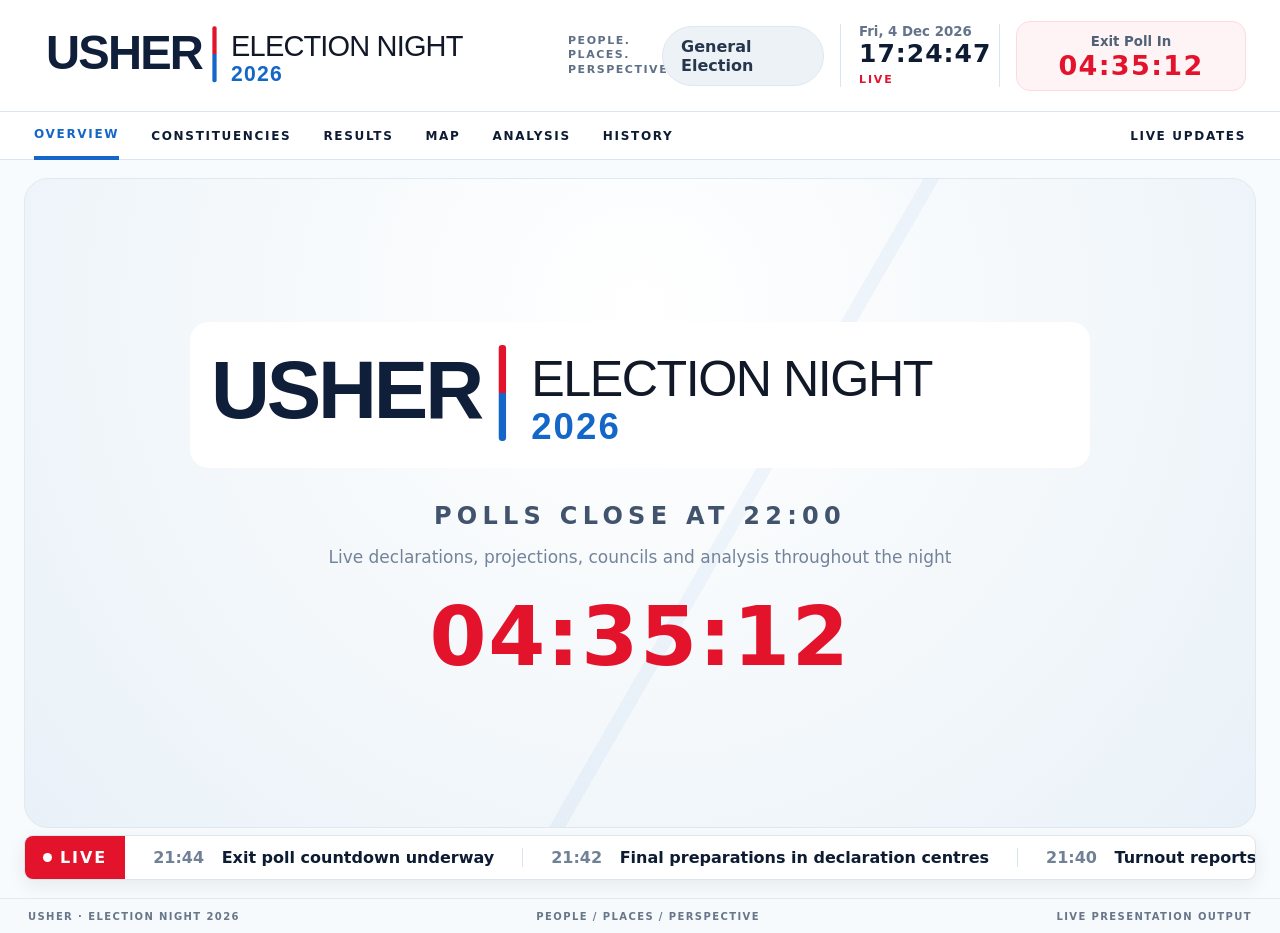
<file: index.html>
<!doctype html>
<html lang="en">

<head>

<meta charset="utf-8">

<meta
  name="viewport"
  content="width=device-width,initial-scale=1"
>

<title>
  USHER Election Night 2026
</title>

<link
  rel="icon"
  href="data:,"
>

<link
  rel="stylesheet"
  href="styles.css?v=9"
>

<style>

/* =========================================================
   HISTORY CHART V9 OVERRIDE
   ========================================================= */

.history-card{
  padding:28px;
  height:100%;
  display:flex;
  flex-direction:column;
}

.history-card h2{
  font-size:46px;
  margin:6px 0 16px;
}

.history-chart{
  height:470px;
  min-height:470px;

  display:flex;
  align-items:flex-end;

  gap:28px;

  border-left:
    2px solid #8fa0b2;

  border-bottom:
    2px solid #8fa0b2;

  padding:
    18px
    35px
    0;

  background:
    repeating-linear-gradient(
      to top,
      transparent 0,
      transparent 93px,
      rgba(88,112,139,.09) 94px
    );

  overflow:visible;
}

.history-bar-wrap{
  flex:1;

  min-width:70px;

  height:430px;

  display:flex;
  flex-direction:column;

  justify-content:flex-end;
  align-items:center;

  gap:6px;
}

.history-bar{
  width:72%;

  min-width:38px;
  max-width:105px;

  border-radius:
    4px
    4px
    0
    0;

  box-shadow:
    0
    4px
    12px
    rgba(8,30,58,.12);

  transition:
    height .35s ease;
}

.history-value{
  font-size:18px;
  font-weight:900;

  color:#071d3a;

  line-height:1;
}

.history-year{
  font-size:13px;
  font-weight:800;

  color:#66778e;

  height:auto;

  transform:none;

  margin-top:4px;
}

.history-legend{
  display:flex;

  gap:12px;

  align-items:center;

  margin-top:18px;
}

.legend-dot{
  width:12px;
  height:12px;

  border-radius:50%;
}

</style>

</head>

<body>

<div
  id="app"
  class="presentation-shell hex-bg"
>

<header class="presentation-header">

  <div class="logo-lockup">

    <img
      src="logo.svg"
      alt="USHER Election Night 2026"
    >

    <div class="micro-slogan">
      People.<br>
      Places.<br>
      Perspective.
    </div>

  </div>

  <div class="header-right">

    <div
      id="modeBadge"
      class="badge"
    >
      General Election
    </div>

    <div class="clockbox">

      <small id="todayLabel">
        Election Night
      </small>

      <strong id="liveClock">
        21:45:28
      </strong>

      <span class="live-word">
        LIVE
      </span>

    </div>

    <div class="countdown-pill">

      <small>
        Exit Poll In
      </small>

      <strong id="headerCountdown">
        00:14:32
      </strong>

    </div>

  </div>

</header>

<nav class="presentation-nav">

  <span class="active">
    Overview
  </span>

  <span>
    Constituencies
  </span>

  <span>
    Results
  </span>

  <span>
    Map
  </span>

  <span>
    Analysis
  </span>

  <span>
    History
  </span>

  <span style="margin-left:auto">
    Live updates
  </span>

</nav>

<main class="stage-wrap">

<section
  id="slide-opening"
  class="slide active"
>

  <div class="opening-slide">

    <div class="opening-inner">

      <img
        src="logo.svg"
        alt=""
      >

      <h1>
        POLLS CLOSE AT 22:00
      </h1>

      <p>
        Live declarations,
        projections,
        councils and analysis
        throughout the night
      </p>

      <div
        id="openingCountdown"
        class="opening-countdown"
      >
        00:14:32
      </div>

    </div>

  </div>

</section>


<section
  id="slide-countdown"
  class="slide"
>

  <div class="opening-slide">

    <div class="opening-inner">

      <div class="kicker">
        The decision begins in
      </div>

      <div
        id="bigCountdown"
        class="opening-countdown"
      >
        00:14:32
      </div>

      <h1>
        EXIT POLL AT 22:00
      </h1>

      <p>
        650 constituencies ·
        326 seats for a majority
      </p>

    </div>

  </div>

</section>


<section
  id="slide-exitpoll"
  class="slide"
>

  <div class="card exitpoll-card">

    <div class="exit-headline">

      <div class="exit-copy">

        <div class="kicker">
          Exit Poll
        </div>

        <h2
          id="exitHeadline"
          class="display"
        >
          HUNG PARLIAMENT
        </h2>

        <p id="exitSub">
          No party secures
          an overall majority
        </p>

      </div>

      <div
        id="partyStrip"
        class="party-strip"
      ></div>

      <div class="majority-box">

        <strong>
          650
        </strong>

        <small>
          SEATS
        </small>

        <div class="line"></div>

        <strong
          style="font-size:26px"
        >
          326
        </strong>

        <small>
          FOR A MAJORITY
        </small>

      </div>

    </div>

    <div class="exit-bottom">

      <div class="mini-map-card card">

        <h3>
          USHER MAP
        </h3>

        <div
          id="exitMap"
          class="map-grid"
        ></div>

      </div>

      <div class="analysis-card card">

        <h3>
          Exit poll analysis
        </h3>

        <div class="analysis-summary">

          <div class="analysis-stat">

            <small>
              Largest party
            </small>

            <strong id="largestParty">
              —
            </strong>

          </div>

          <div class="analysis-stat">

            <small>
              Majority status
            </small>

            <strong id="majorityStatus">
              —
            </strong>

          </div>

          <div class="analysis-stat">

            <small>
              Seats declared
            </small>

            <strong id="exitDeclared">
              0 / 650
            </strong>

          </div>

          <div class="analysis-stat">

            <small>
              Councils declared
            </small>

            <strong id="exitCouncils">
              0 / 128
            </strong>

          </div>

        </div>

        <div class="callout">
          The exit poll is a projection.
          Actual declarations replace
          projected information
          through the night.
        </div>

      </div>

    </div>

  </div>

</section>


<section
  id="slide-national"
  class="slide"
>

  <div class="national-layout">

    <div class="card national-map">

      <div class="kicker">
        National picture
      </div>

      <h2
        class="display"
        style="
          font-size:48px;
          margin:6px 0 15px
        "
      >
        650 Constituencies
      </h2>

      <div
        id="nationalMap"
        class="map-grid"
        style="height:530px"
      ></div>

    </div>

    <div class="national-right">

      <div class="card seat-totals-card">

        <div class="kicker">
          Declared seats
        </div>

        <div
          id="seatTotals"
          class="seat-totals"
        ></div>

      </div>

      <div class="card latest-card">

        <div class="kicker">
          Latest declarations
        </div>

        <h3
          style="
            font-size:27px;
            margin:7px 0 15px
          "
        >
          Results as they arrive
        </h3>

        <div
          id="latestDeclarations"
          class="latest-list"
        ></div>

      </div>

    </div>

  </div>

</section>


<section
  id="slide-seat"
  class="slide"
>

  <div
    id="seatFocus"
    class="card focus-card"
  ></div>

</section>


<section
  id="slide-council"
  class="slide"
>

  <div
    id="councilFocus"
    class="council-grid"
  ></div>

</section>


<section
  id="slide-history"
  class="slide"
>

  <div
    id="historyCard"
    class="card history-card"
  ></div>

</section>


<section
  id="slide-results"
  class="slide"
>

  <div
    id="resultsCard"
    class="card results-card"
  ></div>

</section>


<section
  id="slide-winner"
  class="slide"
>

  <div
    id="winnerCard"
    class="winner-slide"
  ></div>

</section>


<section
  id="slide-break"
  class="slide"
>

  <div class="opening-slide">

    <div class="opening-inner">

      <img
        src="logo.svg"
        alt=""
      >

      <h1>
        LIVE COVERAGE CONTINUES SHORTLY
      </h1>

      <p>
        Declarations and analysis
        resume after the break
      </p>

    </div>

  </div>

</section>


<div class="ticker">

  <div class="ticker-live">
    LIVE
  </div>

  <div
    id="tickerTrack"
    class="ticker-track"
  ></div>

</div>

</main>

<footer class="presentation-footer">

  <span>
    USHER · ELECTION NIGHT 2026
  </span>

  <span>
    People / Places / Perspective
  </span>

  <span>
    Live presentation output
  </span>

</footer>

</div>

<script src="data.js?v=9"></script>
<script src="core.js?v=9"></script>
<script src="presentation.js?v=9"></script>

</body>

</html>
</file>
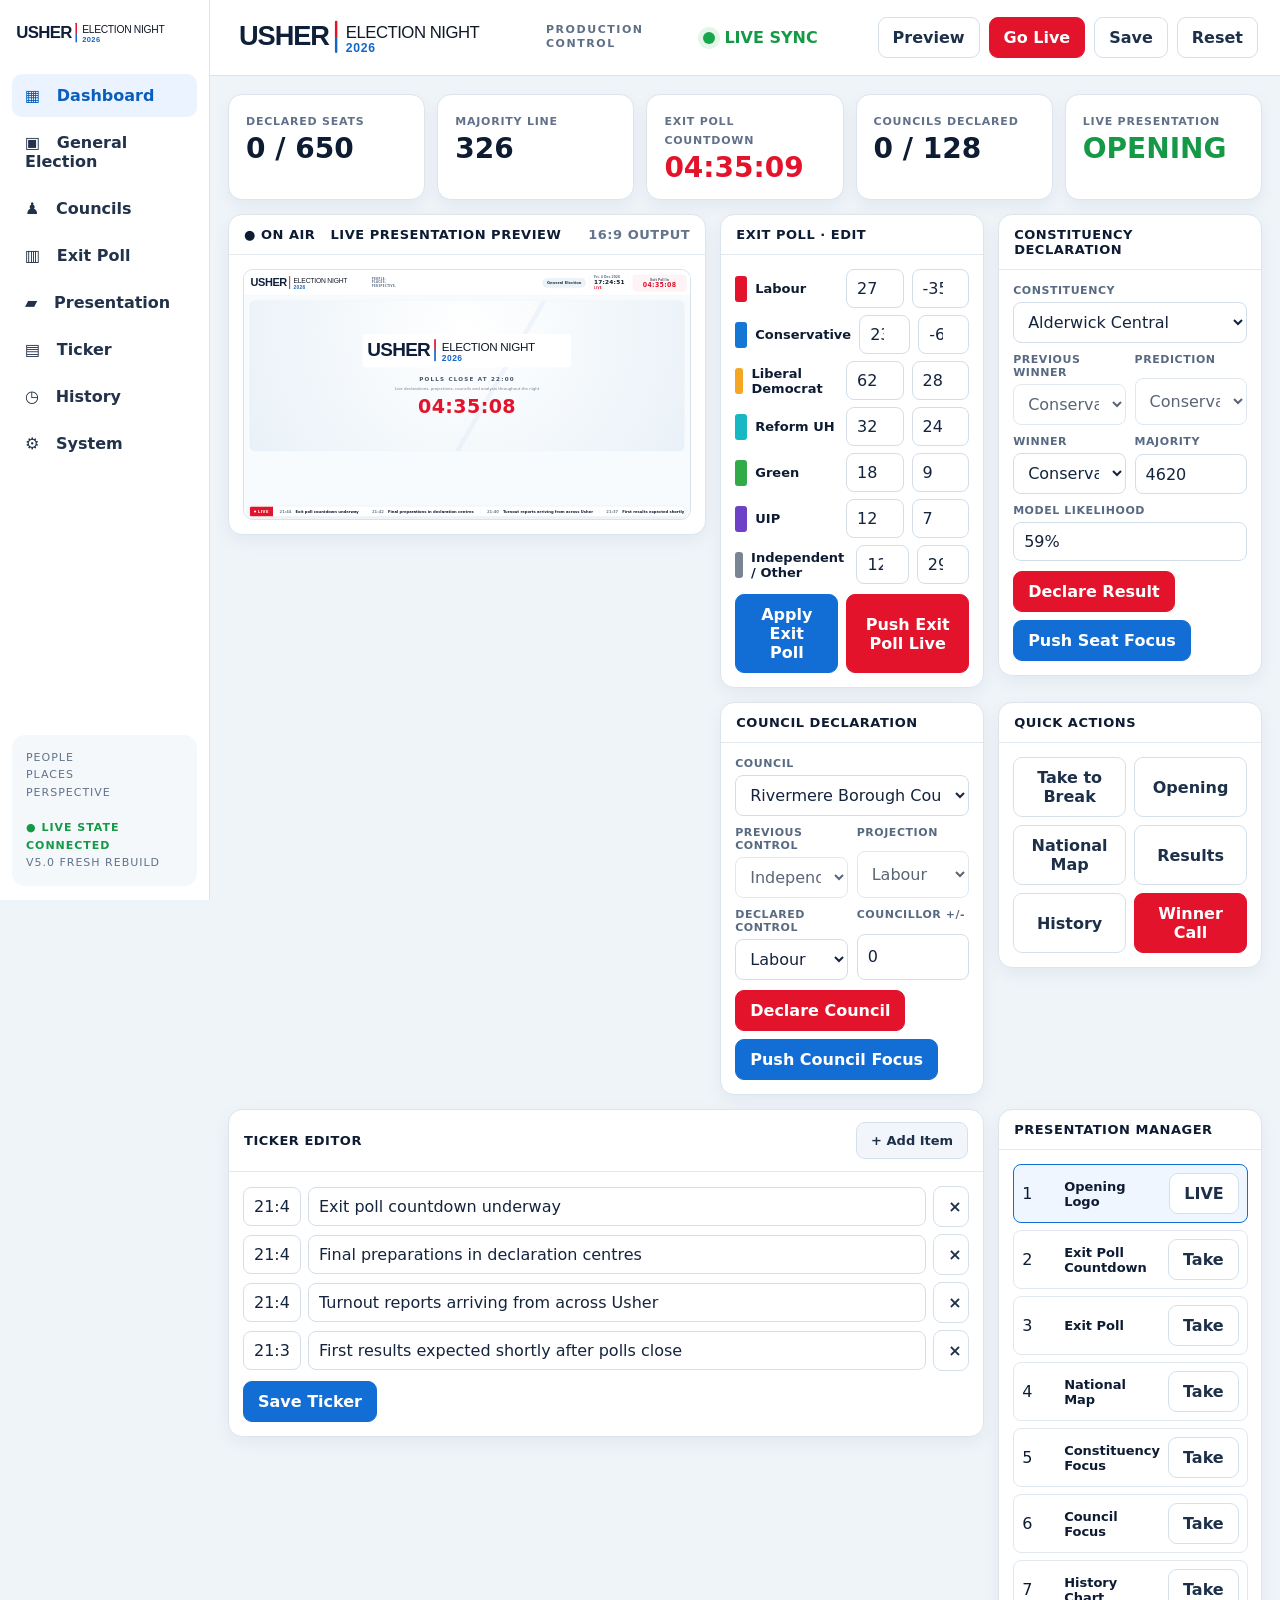
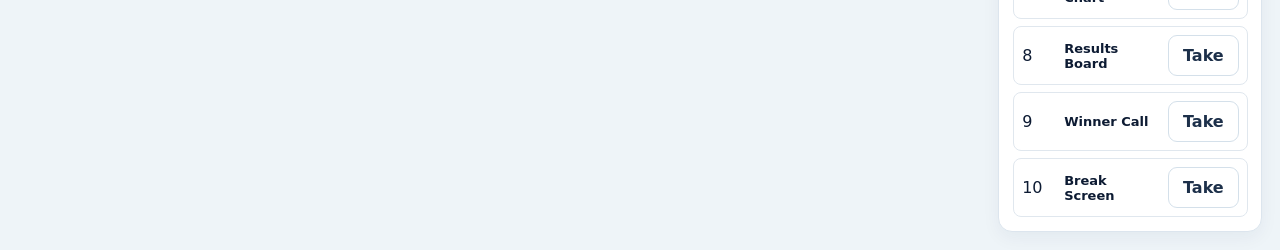
<file: control.html>
<!doctype html>

<html lang="en">

<head>

<meta charset="utf-8">

<meta
  name="viewport"
  content="width=device-width,initial-scale=1"
>

<title>
  USHER Production Control
</title>

<link
  rel="icon"
  href="data:,"
>

<link
  rel="stylesheet"
  href="styles.css"
>

</head>

<body>

<div class="control-shell">

<aside class="sidebar hex-bg">

  <div class="brand">

    <img
      src="logo.svg"
      alt="USHER Election Night"
    >

  </div>

  <button
    class="nav-btn active"
    data-tab="dashboard"
  >
    ▦ &nbsp; Dashboard
  </button>

  <button
    class="nav-btn"
    data-tab="general"
  >
    ▣ &nbsp; General Election
  </button>

  <button
    class="nav-btn"
    data-tab="councils"
  >
    ♟ &nbsp; Councils
  </button>

  <button
    class="nav-btn"
    data-tab="exitpoll"
  >
    ▥ &nbsp; Exit Poll
  </button>

  <button
    class="nav-btn"
    data-tab="presentation"
  >
    ▰ &nbsp; Presentation
  </button>

  <button
    class="nav-btn"
    data-tab="ticker"
  >
    ▤ &nbsp; Ticker
  </button>

  <button
    class="nav-btn"
    data-tab="history"
  >
    ◷ &nbsp; History
  </button>

  <button
    class="nav-btn"
    data-tab="system"
  >
    ⚙ &nbsp; System
  </button>

  <div class="sidebar-spacer"></div>

  <div class="system-mini">

    People<br>
    Places<br>
    Perspective

    <br><br>

    <span class="ok">
      ● Live state connected
    </span>

    <br>

    v5.0 fresh rebuild

  </div>

</aside>


<div class="control-main">

<header class="control-top">

  <div class="logo-lockup">

    <img
      src="logo.svg"
      alt=""
    >

    <div class="micro-slogan">
      Production<br>
      Control
    </div>

  </div>

  <div class="sync-status">

    <span class="sync-dot"></span>

    LIVE SYNC

  </div>

  <div class="top-actions">

    <button
      id="previewBtn"
      class="btn"
    >
      Preview
    </button>

    <button
      id="goLiveBtn"
      class="btn danger"
    >
      Go Live
    </button>

    <button
      id="saveBtn"
      class="btn"
    >
      Save
    </button>

    <button
      id="resetBtn"
      class="btn"
    >
      Reset
    </button>

  </div>

</header>


<main class="control-content">

<section
  id="tab-dashboard"
  class="tab-pane active"
>

  <div
    id="summaryGrid"
    class="summary-grid"
  ></div>

  <div class="dashboard-grid">

    <div class="control-card preview-card">

      <header>

        <span>
          ● On Air &nbsp;
          Live Presentation Preview
        </span>

        <span class="muted">
          16:9 output
        </span>

      </header>

      <div class="body">

        <div
          id="previewFrame"
          class="preview-frame"
        >

          <iframe
            src="index.html?embed=1&v=9"
            title="Live presentation preview"
          ></iframe>

        </div>

      </div>

    </div>


    <div class="control-card">

      <header>
        Exit Poll · Edit
      </header>

      <div
        id="dashboardPoll"
        class="body"
      ></div>

    </div>


    <div class="control-card">

      <header>
        Constituency Declaration
      </header>

      <div
        id="dashboardSeat"
        class="body"
      ></div>

    </div>


    <div class="control-card">

      <header>
        Council Declaration
      </header>

      <div
        id="dashboardCouncil"
        class="body"
      ></div>

    </div>


    <div class="control-card">

      <header>
        Quick Actions
      </header>

      <div
        class="body"
        style="
          display:grid;
          grid-template-columns:
          1fr 1fr;
          gap:8px
        "
      >

        <button
          class="btn"
          data-slide="break"
        >
          Take to Break
        </button>

        <button
          class="btn"
          data-slide="opening"
        >
          Opening
        </button>

        <button
          class="btn"
          data-slide="national"
        >
          National Map
        </button>

        <button
          class="btn"
          data-slide="results"
        >
          Results
        </button>

        <button
          class="btn"
          data-slide="history"
        >
          History
        </button>

        <button
          class="btn danger"
          data-slide="winner"
        >
          Winner Call
        </button>

      </div>

    </div>


    <div class="control-card ticker-editor">

      <header>

        <span>
          Ticker Editor
        </span>

        <button
          id="addTickerDash"
          class="btn soft"
        >
          + Add Item
        </button>

      </header>

      <div
        id="tickerDash"
        class="body"
      ></div>

    </div>


    <div class="control-card presentation-manager">

      <header>
        Presentation Manager
      </header>

      <div
        id="managerDash"
        class="body"
      ></div>

    </div>

  </div>

</section>


<section
  id="tab-general"
  class="tab-pane"
>

  <div class="wide-grid">

    <div class="control-card">

      <header>
        Constituencies · 650 seats
      </header>

      <div class="body">

        <div class="searchbar">

          <input
            id="seatSearch"
            class="input"
            placeholder="Search constituency or region"
          >

          <button
            id="randomSeat"
            class="btn"
          >
            Random seat
          </button>

        </div>

        <div class="table-wrap">

          <table class="data-table">

            <thead>

              <tr>
                <th>Seat</th>
                <th>Region</th>
                <th>Previous</th>
                <th>Prediction</th>
                <th>Status</th>
              </tr>

            </thead>

            <tbody id="seatTable"></tbody>

          </table>

        </div>

      </div>

    </div>


    <div class="control-card">

      <header>
        Selected Seat Control
      </header>

      <div
        id="generalSeatForm"
        class="body"
      ></div>

    </div>

  </div>

</section>


<section
  id="tab-councils"
  class="tab-pane"
>

  <div class="wide-grid">

    <div class="control-card">

      <header>
        Councils · 128
      </header>

      <div class="body">

        <div class="searchbar">

          <input
            id="councilSearch"
            class="input"
            placeholder="Search council"
          >

          <button
            id="randomCouncil"
            class="btn"
          >
            Random council
          </button>

        </div>

        <div class="table-wrap">

          <table class="data-table">

            <thead>

              <tr>
                <th>Council</th>
                <th>Region</th>
                <th>Previous</th>
                <th>Prediction</th>
                <th>Status</th>
              </tr>

            </thead>

            <tbody id="councilTable"></tbody>

          </table>

        </div>

      </div>

    </div>


    <div class="control-card">

      <header>
        Selected Council Control
      </header>

      <div
        id="councilForm"
        class="body"
      ></div>

    </div>

  </div>

</section>


<section
  id="tab-exitpoll"
  class="tab-pane"
>

  <div class="wide-grid">

    <div class="control-card">

      <header>
        Exit Poll Editor
      </header>

      <div
        id="exitPollFull"
        class="body"
      ></div>

    </div>


    <div class="control-card">

      <header>
        Countdown & Broadcast
      </header>

      <div
        id="countdownControl"
        class="body"
      ></div>

    </div>

  </div>

</section>


<section
  id="tab-presentation"
  class="tab-pane"
>

  <div class="wide-grid">

    <div class="control-card">

      <header>
        Presentation Slides
      </header>

      <div
        id="managerFull"
        class="body"
      ></div>

    </div>


    <div class="control-card">

      <header>
        Winner Call & History
      </header>

      <div
        id="presentationExtras"
        class="body"
      ></div>

    </div>

  </div>

</section>


<section
  id="tab-ticker"
  class="tab-pane"
>

  <div class="control-card">

    <header>

      <span>
        Live Ticker
      </span>

      <button
        id="addTickerFull"
        class="btn primary"
      >
        + Add Item
      </button>

    </header>

    <div
      id="tickerFull"
      class="body"
    ></div>

  </div>

</section>


<section
  id="tab-history"
  class="tab-pane"
>

  <div class="control-card">

    <header>
      Historical Chart Control
    </header>

    <div
      id="historyControl"
      class="body"
    ></div>

  </div>

</section>


<section
  id="tab-system"
  class="tab-pane"
>

  <div class="wide-grid">

    <div class="control-card">

      <header>
        System
      </header>

      <div class="body">

        <p>
          <strong>
            Fresh rebuild v5.0
          </strong>
        </p>

        <p class="muted">
          Designed for GitHub Pages.
          Control room and presentation
          tabs sync instantly in the
          same browser using
          BroadcastChannel and
          localStorage.
        </p>

        <button
          id="openPresentation"
          class="btn primary"
        >
          Open Presentation
        </button>

        <button
          id="hardReset"
          class="btn danger"
        >
          Reset All Election Data
        </button>

      </div>

    </div>


    <div class="control-card">

      <header>
        Broadcast Notes
      </header>

      <div class="body">

        <p>
          Recommended output:
          <strong>
            1920×1080
          </strong>.
        </p>

        <p>
          For OBS or streaming software,
          add
          <code>index.html</code>
          as a browser source after
          publishing the repository.
        </p>

        <p>
          Use
          <strong>
            control.html
          </strong>
          separately to operate the night.
        </p>

      </div>

    </div>

  </div>

</section>

</main>

</div>

</div>

<div
  id="toast"
  class="toast"
>
  Saved
</div>

<script src="data.js?v=9"></script>
<script src="core.js?v=9"></script>
<script src="control.js?v=9"></script>

</body>

</html>
</file>
<file: styles.css>
:root{
  --ink:#0d1b33; --muted:#64748b; --line:#dbe5ef; --soft:#f2f6fa; --white:#fff; --blue:#1467c9; --red:#e3132c; --green:#159947;
  --shadow:0 10px 30px rgba(25,47,79,.09); --radius:18px;
}
*{box-sizing:border-box} html,body{margin:0;min-height:100%;font-family:Inter,ui-sans-serif,system-ui,-apple-system,BlinkMacSystemFont,"Segoe UI",Arial,sans-serif;color:var(--ink);background:#eef3f8}
button,input,select,textarea{font:inherit}button{cursor:pointer}.hidden{display:none!important}.muted{color:var(--muted)}
.hex-bg{background-image:linear-gradient(30deg,rgba(20,103,201,.035) 12%,transparent 12.5%,transparent 87%,rgba(20,103,201,.035) 87.5%,rgba(20,103,201,.035)),linear-gradient(150deg,rgba(20,103,201,.035) 12%,transparent 12.5%,transparent 87%,rgba(20,103,201,.035) 87.5%,rgba(20,103,201,.035)),linear-gradient(30deg,rgba(20,103,201,.035) 12%,transparent 12.5%,transparent 87%,rgba(20,103,201,.035) 87.5%,rgba(20,103,201,.035));background-size:42px 74px}
.logo-lockup{display:flex;align-items:center;gap:14px}.logo-lockup img{width:420px;max-width:100%;height:auto;display:block}.micro-slogan{font-size:11px;line-height:1.3;letter-spacing:.14em;color:#5e6f86;font-weight:800;text-transform:uppercase}

/* Presentation */
.presentation-shell{min-height:100vh;background:#f8fbfd;display:flex;flex-direction:column;overflow:hidden}.presentation-shell.embed .presentation-nav,.presentation-shell.embed .presentation-footer{display:none}.presentation-shell.embed .presentation-header{padding:10px 16px}.presentation-header{height:112px;padding:14px 34px;background:white;border-bottom:1px solid var(--line);display:flex;align-items:center;justify-content:space-between;gap:24px;position:relative;z-index:5}.presentation-header .logo-lockup img{width:520px}.header-right{display:flex;align-items:center;gap:16px}.badge{background:#edf2f7;border:1px solid #e1e7ee;border-radius:999px;padding:10px 18px;font-weight:800;color:#26364d}.clockbox{padding:0 18px;border-left:1px solid var(--line);border-right:1px solid var(--line);min-width:160px}.clockbox small{display:block;color:var(--muted);font-weight:700}.clockbox strong{display:block;font-size:25px;letter-spacing:.04em}.live-word{color:var(--red);font-size:11px;font-weight:900;letter-spacing:.17em}.countdown-pill{min-width:230px;text-align:center;padding:9px 18px;border-radius:14px;background:#fff4f5;border:1px solid #ffd9de}.countdown-pill small{font-weight:700;color:#516176}.countdown-pill strong{display:block;color:var(--red);font-size:27px;font-variant-numeric:tabular-nums;letter-spacing:.05em}
.presentation-nav{height:48px;background:white;border-bottom:1px solid var(--line);display:flex;align-items:center;padding:0 34px;gap:32px;font-size:12px;font-weight:900;letter-spacing:.14em;text-transform:uppercase}.presentation-nav span.active{color:var(--blue);border-bottom:4px solid var(--blue);height:48px;display:flex;align-items:center}.stage-wrap{position:relative;flex:1;min-height:0;padding:18px 24px 70px}.slide{display:none;height:100%;min-height:650px;animation:fadeSlide .32s ease}.slide.active{display:block}@keyframes fadeSlide{from{opacity:.35;transform:translateY(5px)}to{opacity:1;transform:none}}
.card{background:white;border:1px solid #e2eaf2;border-radius:var(--radius);box-shadow:var(--shadow)}.kicker{font-size:15px;font-weight:900;letter-spacing:.11em;text-transform:uppercase;color:#273a56}.display{font-family:"Arial Narrow",Impact,Haettenschweiler,sans-serif;font-weight:900;letter-spacing:-.03em;text-transform:uppercase}.slide-grid{display:grid;grid-template-columns:1fr 1fr;gap:16px;height:100%}
.opening-slide{height:100%;min-height:650px;display:flex;align-items:center;justify-content:center;text-align:center;background:radial-gradient(circle at 50% 20%,#fff 0,#f7fafc 38%,#e9f1f8 100%);border:1px solid #dfe9f2;border-radius:24px;position:relative;overflow:hidden}.opening-slide::after{content:"";position:absolute;inset:0;background:linear-gradient(120deg,transparent 0 56%,rgba(20,103,201,.05) 56% 57%,transparent 57% 100%)}.opening-inner{position:relative;z-index:2}.opening-inner img{width:min(900px,72vw)}.opening-inner h1{font-size:24px;letter-spacing:.22em;margin:30px 0 8px;color:#41536d}.opening-inner p{color:#73839a;font-size:17px}.opening-countdown{font-size:82px;font-weight:900;letter-spacing:.02em;color:var(--red);margin-top:22px;font-variant-numeric:tabular-nums}
.exitpoll-card{height:100%;padding:30px;display:flex;flex-direction:column}.exit-headline{display:grid;grid-template-columns:minmax(360px,1.2fr) 2fr 170px;align-items:stretch;min-height:230px}.exit-copy{padding:28px 30px;border-right:1px solid var(--line)}.exit-copy h2{font-size:66px;line-height:.9;margin:16px 0 10px}.exit-copy p{font-size:22px;margin:0;color:#2d3d53}.party-strip{display:grid;grid-template-columns:repeat(7,1fr);min-width:0}.party-block{color:white;display:flex;flex-direction:column;align-items:center;justify-content:center;padding:18px 8px;position:relative;overflow:hidden}.party-block::after{content:"";position:absolute;inset:auto 0 0;height:44%;background:linear-gradient(transparent,rgba(0,0,0,.14))}.party-block .abbr{font-size:19px;z-index:1}.party-block .seats{font-size:52px;font-weight:900;line-height:1;z-index:1}.party-block .chg{font-size:15px;margin-top:9px;z-index:1}.majority-box{display:flex;flex-direction:column;align-items:center;justify-content:center;text-align:center;background:#fafcff}.majority-box strong{font-size:48px}.majority-box small{font-weight:900;letter-spacing:.11em;color:#56677f}.majority-box .line{width:80px;height:1px;background:#8da0b6;margin:14px 0}.exit-bottom{display:grid;grid-template-columns:1.1fr .9fr;gap:18px;margin-top:18px;flex:1}.mini-map-card,.analysis-card{padding:22px}.mini-map-card h3,.analysis-card h3{margin:0 0 12px}.analysis-summary{display:grid;grid-template-columns:1fr 1fr;gap:14px}.analysis-stat{background:#f4f7fa;border-radius:14px;padding:18px}.analysis-stat strong{display:block;font-size:34px}.analysis-stat small{color:var(--muted);font-weight:800}
.map-grid{position:relative;height:390px;background:linear-gradient(180deg,#fbfdff,#f2f7fb);border:1px solid #e4ecf4;border-radius:16px;overflow:hidden}.map-cell{position:absolute;width:10px;height:10px;transform:rotate(30deg);clip-path:polygon(25% 0,75% 0,100% 50%,75% 100%,25% 100%,0 50%);background:#cfd9e3;outline:1px solid #aebbc8;transition:.2s}.map-cell.declared{box-shadow:0 0 0 1px rgba(255,255,255,.8)}
.focus-card{padding:26px;height:100%}.focus-title{display:flex;justify-content:space-between;align-items:flex-start;gap:20px}.focus-title h2{font-size:54px;margin:6px 0 5px;line-height:.95}.focus-meta{color:#61738b}.two-panel{display:grid;grid-template-columns:1fr 1fr;gap:18px;margin-top:24px}.result-panel{border:1px solid #dfe7ef;border-radius:15px;overflow:hidden}.result-panel header{padding:14px 18px;font-weight:900;letter-spacing:.06em;background:#f8fafc}.result-bars{padding:10px 0}.bar-row{display:grid;grid-template-columns:145px 1fr 66px;align-items:center;gap:10px;padding:8px 14px}.bar-label{font-weight:800}.bar-track{height:28px;background:#eaf0f5;border-radius:4px;overflow:hidden}.bar-fill{height:100%;min-width:2px}.bar-value{text-align:right;font-weight:900}.likelihood-hero{padding:18px;border-bottom:1px solid var(--line)}.likelihood-hero small{font-weight:800;color:#60728b}.likelihood-hero strong{display:block;font-size:34px;margin-top:2px}.callout{margin-top:18px;background:#f6f9fc;border-left:5px solid var(--blue);padding:16px 18px;border-radius:10px;color:#41536c}
.national-layout{display:grid;grid-template-columns:1.05fr 1.45fr;gap:18px;height:100%}.national-map{padding:24px}.national-right{display:grid;grid-template-rows:auto 1fr;gap:18px}.seat-totals-card{padding:24px}.seat-totals{display:grid;grid-template-columns:repeat(7,1fr);gap:9px}.seat-chip{border-radius:12px;color:white;padding:16px 8px;text-align:center}.seat-chip strong{display:block;font-size:34px}.seat-chip small{font-weight:900}.latest-card{padding:24px}.latest-list{display:grid;gap:10px}.latest-row{display:grid;grid-template-columns:1fr auto auto;gap:16px;padding:14px 16px;background:#f6f9fc;border-radius:12px;align-items:center}.latest-row strong{font-size:18px}.latest-row .result-pill{color:white;padding:7px 12px;border-radius:999px;font-weight:900}
.history-card{padding:28px;height:100%;display:flex;flex-direction:column}.history-card h2{font-size:46px;margin:6px 0 16px}.history-chart{flex:1;display:flex;align-items:flex-end;gap:7px;border-left:2px solid #8fa0b2;border-bottom:2px solid #8fa0b2;padding:15px 15px 0;min-height:460px}.history-bar-wrap{flex:1;min-width:8px;height:100%;display:flex;flex-direction:column;justify-content:flex-end;align-items:center;gap:6px}.history-bar{width:100%;min-width:10px;border-radius:3px 3px 0 0}.history-year{font-size:9px;transform:rotate(-55deg);transform-origin:center;color:#66778e;height:26px}.history-legend{display:flex;gap:12px;align-items:center;margin-top:16px}.legend-dot{width:12px;height:12px;border-radius:50%}
.results-card{padding:26px;height:100%}.results-header{display:flex;justify-content:space-between;align-items:flex-end}.results-header h2{font-size:48px;margin:8px 0}.majority-rule{position:relative;height:36px;background:#e8eef4;border-radius:999px;margin:22px 0 28px;overflow:hidden}.majority-fill{height:100%;background:linear-gradient(90deg,#14a3df,#1467c9);border-radius:999px}.majority-mark{position:absolute;left:50.153%;top:0;bottom:0;width:3px;background:#0d1b33}.majority-mark::after{content:"326 majority";position:absolute;top:7px;left:8px;font-size:12px;font-weight:900;white-space:nowrap}.results-table{width:100%;border-collapse:collapse}.results-table th,.results-table td{padding:15px 13px;border-bottom:1px solid #e4eaf1;text-align:left}.results-table th{font-size:12px;color:#68788f;letter-spacing:.09em;text-transform:uppercase}.party-swatch{display:inline-block;width:12px;height:28px;border-radius:4px;margin-right:10px;vertical-align:middle}.winner-slide{height:100%;display:flex;align-items:center;justify-content:center;text-align:center;border-radius:24px;background:#0e1a2e;color:white;overflow:hidden;position:relative}.winner-slide .flare{position:absolute;width:700px;height:700px;border-radius:50%;filter:blur(80px);opacity:.55}.winner-slide .inner{position:relative;z-index:2}.winner-slide .inner img{width:540px;filter:brightness(0) invert(1)}.winner-slide h2{font-size:78px;margin:26px 0 0}.winner-slide p{font-size:28px;color:#d4dfeb}
.council-grid{display:grid;grid-template-columns:1fr 1fr;gap:18px;height:100%}.council-main,.council-list{padding:26px}.council-main h2{font-size:52px;margin:5px 0 9px}.control-comparison{display:grid;grid-template-columns:1fr 70px 1fr;align-items:center;gap:14px;margin-top:32px}.control-box{padding:26px;border-radius:16px;color:white;min-height:170px;display:flex;flex-direction:column;justify-content:center}.control-box small{font-weight:900;letter-spacing:.08em}.control-box strong{font-size:38px;margin-top:6px}.arrow-big{text-align:center;font-size:42px;color:#8494a8}.council-list h3{margin-top:0}.council-result-row{display:grid;grid-template-columns:1fr auto;gap:16px;padding:14px 4px;border-bottom:1px solid #e5ebf1}.council-result-row .pill{color:white;padding:6px 10px;border-radius:999px;font-weight:900}.ticker{position:absolute;left:24px;right:24px;bottom:18px;height:45px;background:white;border:1px solid #dce5ee;border-radius:9px;display:flex;align-items:center;overflow:hidden;box-shadow:0 6px 18px rgba(20,40,60,.08);z-index:6}.ticker-live{height:100%;display:flex;align-items:center;gap:8px;padding:0 18px;background:var(--red);color:white;font-weight:900;letter-spacing:.12em}.ticker-live::before{content:"";width:9px;height:9px;border-radius:50%;background:white}.ticker-track{display:flex;align-items:center;white-space:nowrap;animation:tickerMove 45s linear infinite}.ticker-item{padding:0 28px;border-right:1px solid #dbe3eb;font-weight:700}.ticker-item time{color:#708096;margin-right:12px}@keyframes tickerMove{from{transform:translateX(0)}to{transform:translateX(-45%)}}.presentation-footer{height:35px;padding:0 28px;display:flex;align-items:center;justify-content:space-between;background:#f7fafc;border-top:1px solid #e4eaf0;font-size:10px;font-weight:800;letter-spacing:.14em;color:#68768a;text-transform:uppercase}

/* Control room */
.control-shell{min-height:100vh;background:#eef4f8;display:grid;grid-template-columns:210px 1fr}.sidebar{background:#fff;border-right:1px solid #dbe4ec;padding:14px 12px;position:sticky;top:0;height:100vh;display:flex;flex-direction:column}.sidebar .brand img{width:185px;margin:4px 0 20px}.nav-btn{width:100%;border:0;background:transparent;text-align:left;padding:12px 13px;border-radius:10px;color:#21324a;font-weight:800;margin:2px 0}.nav-btn.active,.nav-btn:hover{background:#eaf3ff;color:#0a5fbd}.sidebar-spacer{flex:1}.system-mini{padding:14px;background:#f5f8fb;border-radius:13px;color:#61728b;font-size:11px;line-height:1.6;letter-spacing:.09em;text-transform:uppercase}.system-mini .ok{color:#159947;font-weight:900}.control-main{min-width:0}.control-top{height:76px;background:#fff;border-bottom:1px solid #dbe4ec;display:flex;align-items:center;justify-content:space-between;padding:0 22px;position:sticky;top:0;z-index:30}.control-top .logo-lockup img{width:300px}.sync-status{display:flex;align-items:center;gap:9px;color:#159947;font-weight:900}.sync-dot{width:12px;height:12px;background:#19a54c;border-radius:50%;box-shadow:0 0 0 5px #e4f6ea}.top-actions{display:flex;gap:9px}.btn{border:1px solid #d4e0ea;background:white;padding:10px 14px;border-radius:9px;font-weight:850;color:#1d304a}.btn.primary{background:#126ed4;color:#fff;border-color:#126ed4}.btn.danger{background:#e3132c;color:#fff;border-color:#e3132c}.btn.success{background:#159947;color:#fff;border-color:#159947}.btn.soft{background:#f2f6fa}.control-content{padding:18px}.summary-grid{display:grid;grid-template-columns:repeat(5,1fr);gap:12px}.summary-card{background:#fff;border:1px solid #dce5ee;border-radius:14px;padding:15px 17px;box-shadow:0 6px 16px rgba(22,48,77,.05)}.summary-card small{font-size:11px;color:#61718a;font-weight:900;letter-spacing:.07em;text-transform:uppercase}.summary-card strong{display:block;font-size:28px;margin-top:3px}.summary-card .red{color:#e3132c}.summary-card .green{color:#159947}.dashboard-grid{display:grid;grid-template-columns:1.45fr .8fr .8fr;gap:14px;margin-top:14px;align-items:start}.control-card{background:#fff;border:1px solid #dce5ee;border-radius:14px;box-shadow:0 6px 18px rgba(23,46,72,.05);overflow:hidden}.control-card>header{display:flex;align-items:center;justify-content:space-between;padding:12px 15px;border-bottom:1px solid #e2e9ef;font-weight:900;font-size:13px;letter-spacing:.04em;text-transform:uppercase}.control-card .body{padding:14px}.preview-card{grid-row:span 2}.preview-frame{width:100%;aspect-ratio:16/9;border:1px solid #d9e2eb;border-radius:10px;overflow:hidden;background:#f8fafc}.preview-frame iframe{width:1920px;height:1080px;border:0;transform-origin:0 0;pointer-events:none}.field{display:grid;gap:5px;margin-bottom:10px}.field label{font-size:11px;color:#586a82;font-weight:900;text-transform:uppercase;letter-spacing:.05em}.input,select,textarea{width:100%;border:1px solid #d3dee8;background:#fff;border-radius:8px;padding:9px 10px;color:#14243d;outline:none}.input:focus,select:focus,textarea:focus{border-color:#4e94dc;box-shadow:0 0 0 3px rgba(20,103,201,.1)}.form-row{display:grid;grid-template-columns:1fr 1fr;gap:9px}.form-row.three{grid-template-columns:1fr 1fr 1fr}.poll-edit-row{display:grid;grid-template-columns:1.25fr .7fr .7fr;gap:8px;align-items:center;margin-bottom:7px}.party-label{display:flex;align-items:center;gap:8px;font-weight:800;font-size:13px}.party-square{width:12px;height:26px;border-radius:3px}.ticker-editor{grid-column:1/3}.presentation-manager{grid-column:3}.ticker-list,.manager-list{display:grid;gap:7px}.ticker-edit-row{display:grid;grid-template-columns:58px 1fr 36px;gap:7px;align-items:center}.manager-row{display:grid;grid-template-columns:34px 1fr auto;gap:8px;align-items:center;padding:8px;border:1px solid #e0e7ee;border-radius:8px}.manager-row.active{border-color:#126ed4;background:#eff6ff}.manager-row strong{font-size:13px}.tab-pane{display:none}.tab-pane.active{display:block}.wide-grid{display:grid;grid-template-columns:1.1fr .9fr;gap:14px}.data-table{width:100%;border-collapse:collapse}.data-table th,.data-table td{padding:10px;border-bottom:1px solid #e4eaf0;text-align:left;font-size:13px}.data-table th{font-size:11px;text-transform:uppercase;letter-spacing:.06em;color:#627289}.table-wrap{max-height:540px;overflow:auto}.searchbar{display:flex;gap:8px;margin-bottom:10px}.status-pill{display:inline-flex;align-items:center;gap:6px;padding:5px 9px;border-radius:999px;background:#eef3f7;font-weight:800;font-size:11px}.status-pill.live{background:#e8f7ee;color:#14893e}.toast{position:fixed;right:22px;bottom:22px;background:#10213c;color:#fff;padding:12px 16px;border-radius:10px;box-shadow:0 8px 30px rgba(0,0,0,.25);opacity:0;transform:translateY(8px);pointer-events:none;transition:.2s;z-index:99}.toast.show{opacity:1;transform:none}
@media(max-width:1250px){.summary-grid{grid-template-columns:repeat(3,1fr)}.dashboard-grid{grid-template-columns:1fr 1fr}.preview-card{grid-column:1/3}.ticker-editor,.presentation-manager{grid-column:auto}.control-shell{grid-template-columns:175px}.presentation-header .logo-lockup img{width:410px}.party-block .seats{font-size:38px}.exit-headline{grid-template-columns:1fr 1.5fr 120px}}
</file>
